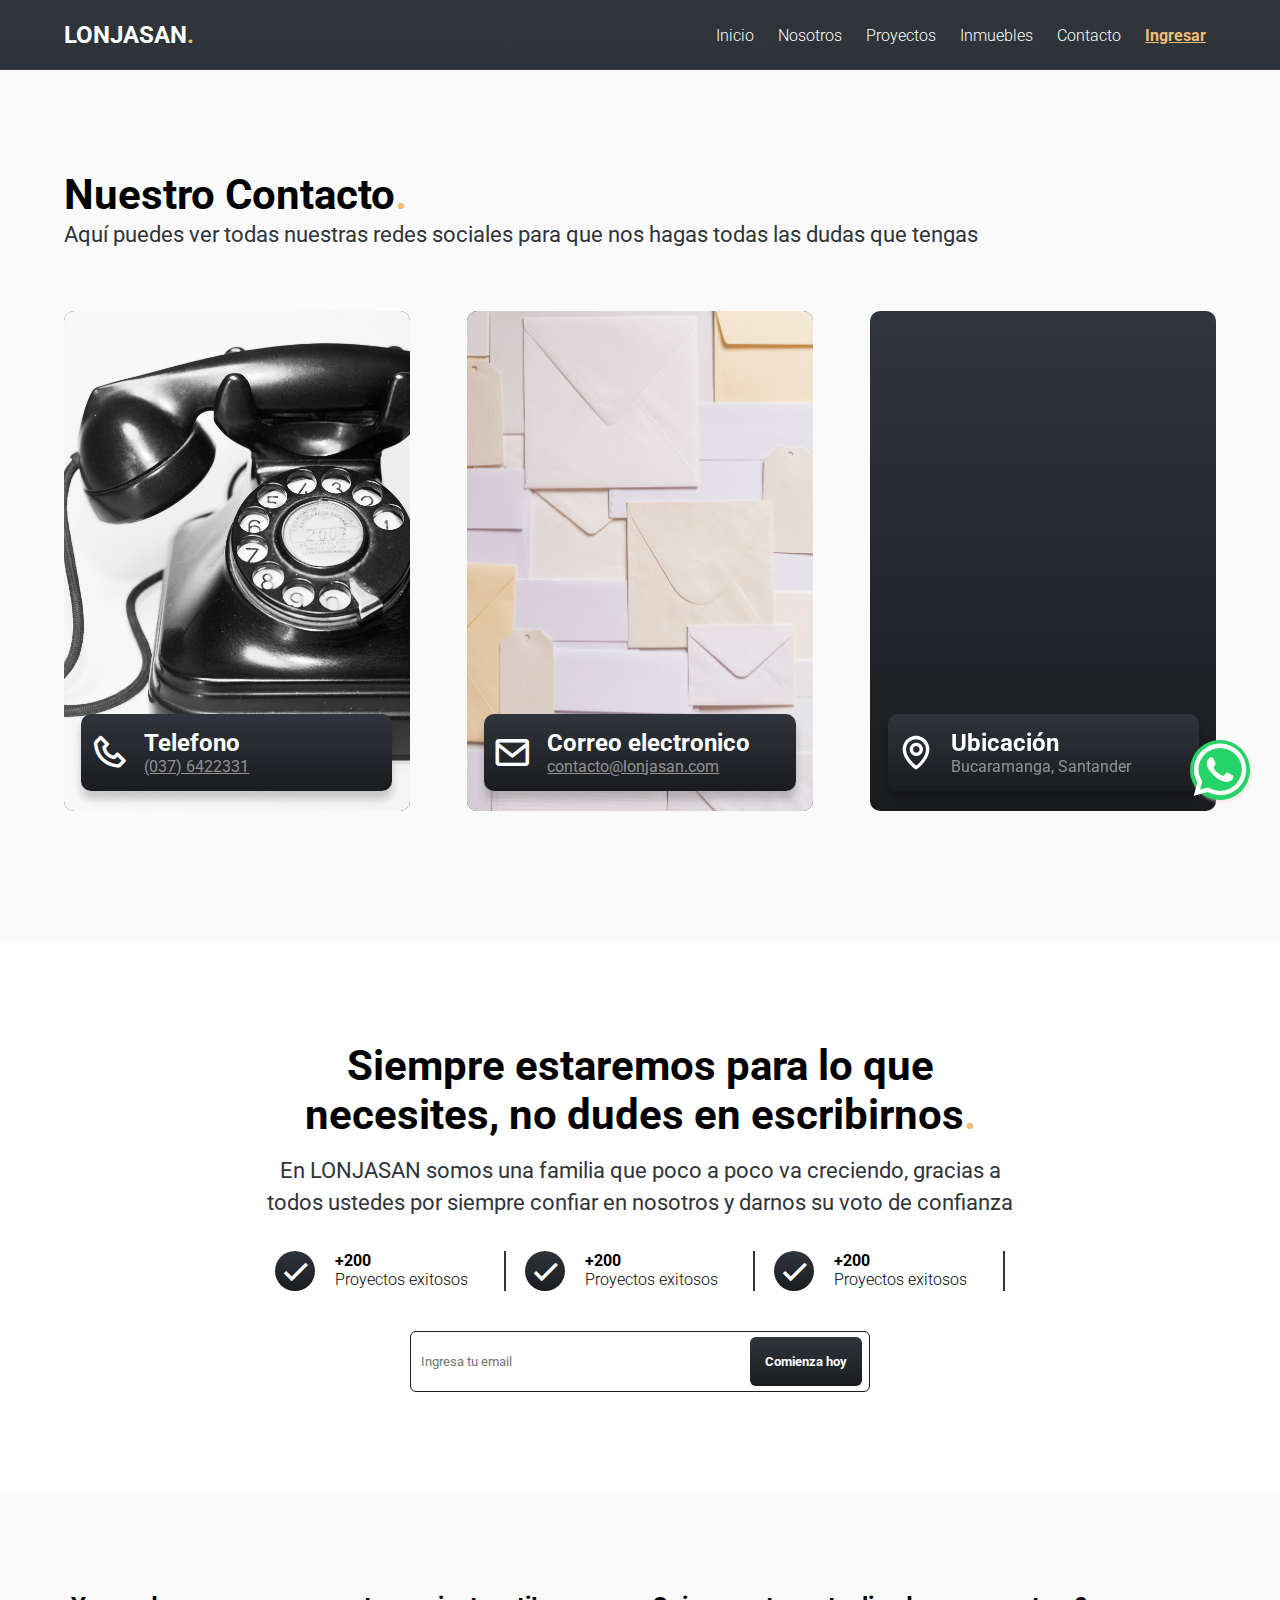
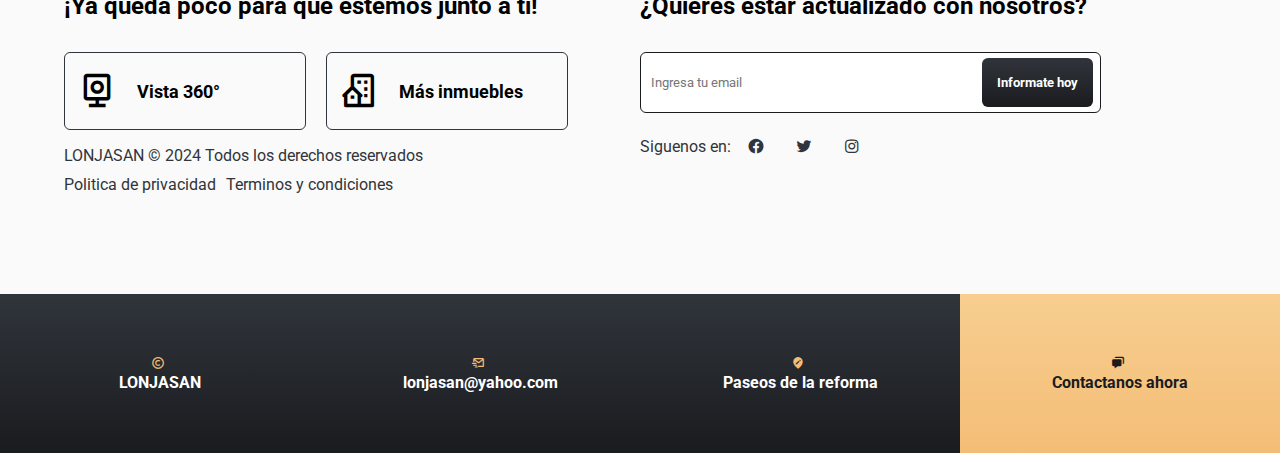
<file: Framework-FInal_V1.2/Pagina HTML CSS - copia/indexContacto.html>
<!DOCTYPE html>
<html lang="es">
<head>
    <meta charset="UTF-8">
    <meta name="viewport" content="width=device-width, initial-scale=1.0">
    <title>FrameWork - LONJASAN</title>
    <link rel="stylesheet" href="css/styles.css">
    <link rel="icon" type="imagen" href="img/logoLonjasan.svg">
    <link href='https://cdn.jsdelivr.net/npm/boxicons@2.0.5/css/boxicons.min.css' rel='stylesheet'>
    <link rel="stylesheet" href="https://cdnjs.cloudflare.com/ajax/libs/font-awesome/6.6.0/css/all.min.css">
</head>
<body>
    <a href="https://wa.link/ynckh4" target="_blank" class="float">
        <i class="fa-brands fa-whatsapp"></i>
    </a>
    <header class="hero1">
        <nav class="nav__hero">
            <div class="container nav__container">
                <div class="logo">
                    <h2 class="logo__name">LONJASAN<span class="point">.</span></h2>
                </div>
                <div class="links">
                    <a href="index.html" class="link">Inicio</a>
                    <a href="indexNosotros.html" class="link">Nosotros</a>
                    <a href="indexProyectos.html" class="link">Proyectos</a>
                    <a href="indexInmuebles.html" class="link">Inmuebles</a>
                    <a href="indexContacto.html" class="link">Contacto</a>
                    <a href="indexLogin_.html" class="link--active">Ingresar</a>
                </div>
            </div>
        </nav>
        <section class="testimony">
            <div class="container">
                <h2 class="subtitle">Nuestro Contacto<span class="point">.</span></h2>
                <p class="copy__section">Aquí puedes ver todas nuestras redes sociales para que nos hagas todas las dudas que tengas</p>
                <div class="testimony-container">
                    <div class="testimony__card">
                        <img src="img/Telefono.jpg" class="testimony__img">
                        <div class="testimony__copy">
                            <i class='bx bx-phone testimony__logo'></i>
                            <div class="testimony__info">
                                <h3 class="testimony__name">Telefono</h3>
                                <a href="#" class="testimony__position">(037) 6422331</a>
                            </div>
                        </div>
                    </div>
                    <div class="testimony__card">
                        <img src="img/Correo.jpg" class="testimony__img">
                        <div class="testimony__copy">
                            <i class='bx bx-envelope testimony__logo'></i>
                            <div class="testimony__info">
                                <h3 class="testimony__name">Correo electronico</h3>
                                <a href="#" class="testimony__position">contacto@lonjasan.com</a>
                            </div>
                        </div>
                    </div>
                    <div class="testimony__card">
                        <iframe src="https://www.google.com/maps/embed?pb=!1m18!1m12!1m3!1d247.44103172623355!2d-73.12341642699545!3d7.119450329220339!2m3!1f0!2f0!3f0!3m2!1i1024!2i768!4f13.1!3m3!1m2!1s0x8e683fd78bd6b597%3A0x3770ac422f8f82ba!2sSede%20UIS%20-%20Bucarica%2C%20Cra.%2019%20%2335-02%2C%20Centro%2C%20Bucaramanga%2C%20Santander!5e0!3m2!1sen!2sco!4v1728429228704!5m2!1sen!2sco" 
                        width="400" height="500" style="border:0;" allowfullscreen="" loading="lazy" referrerpolicy="no-referrer-when-downgrade"></iframe>
                        <div class="testimony__copy">
                            <i class='bx bx-map testimony__logo'></i>
                            <div class="testimony__info">
                                <h3 class="testimony__name">Ubicación</h3>
                                <p class="testimony__position">Bucaramanga, Santander</p>
                            </div>
                        </div>
                    </div>
                </div>
            </div>
        </section>
    </header>
    <main>
        <section class="email container container--modifier">
            <h2 class="subtitle subtitle--modifier">Siempre estaremos para lo que necesites, no dudes en escribirnos<span class="point">.</span></h2>
            <p class="copy__section copy__section--modifier">En LONJASAN somos una familia que poco a poco va creciendo, gracias a todos ustedes por siempre confiar en nosotros y darnos su voto de confianza </p>
            <div class="check">
                <div class="check__item">
                    <i class='bx bx-check' ></i>
                    <div class="check__numbers">
                        <p class="check__number">+200</p>
                        <p class="check__copy">Proyectos exitosos</p>
                    </div>
                </div>
                <div class="check__item">
                    <i class='bx bx-check' ></i>
                    <div class="check__numbers">
                        <p class="check__number">+200</p>
                        <p class="check__copy">Proyectos exitosos</p>
                    </div>
                </div>
                <div class="check__item">
                    <i class='bx bx-check' ></i>
                    <div class="check__numbers">
                        <p class="check__number">+200</p>
                        <p class="check__copy">Proyectos exitosos</p>
                    </div>
                </div>
            </div>
            <form class="newsletter">
                <input type="text" class="newsletter__input" placeholder="Ingresa tu email">
                <input type="submit" class="newsletter__submit" value="Comienza hoy">
            </form>
        </section>
    </main>

    <footer class="footer">
        <div class="container footer__caption">
            <section class="download">
                <h3 class="title__footer">¡Ya queda poco para que estemos junto a ti!</h3>
                <div class="download__app">
                    <div class="download__item">
                        <i class='bx bx-camera-home download__logo'></i>
                        <h4 class="download__title">Vista 360°</h4>
                    </div>
                    <div class="download__item">
                        <i class='bx bx-building-house download__logo'></i>
                        <h4 class="download__title">Más inmuebles</h4>
                    </div>
                </div>
                <div class="footer__copy">
                    <p class="copyright">LONJASAN &copy; 2024 Todos los derechos reservados</p>
    
                    <a href="#" class="politica__privacidad politica__privacidad--margin">Politica de privacidad</a>
                    <a href="#" class="politica__privacidad ">Terminos y condiciones</a>
                </div>
            </section>
            <section class="get-email">
                <h3 class="title__footer">¿Quieres estar actualizado con nosotros?</h3>
                <form  action="https://formsubmit.co/adiaz391@unab.edu.co" method="POST" class="newsletter newsletter--modifier">
                    <input type="text" class="newsletter__input" name="email" placeholder="Ingresa tu email">
                    <input type="submit" class="newsletter__submit" value="Informate hoy">
                    <input type="hidden" name="_captcha" value="false">
                </form>
                <div class="socialmedia">
                    <p class="socialmedia__legend">Siguenos en:</p>
                    <i class='socialmedia__icon bx bxl-facebook-circle'></i>
                    <i class='socialmedia__icon bx bxl-twitter'></i>
                    <i class='socialmedia__icon bx bxl-instagram'></i> 
                </div>
            </section>
        </div>

        <div class="contact">
            <div class="item__contact">
                <i class='bx bx-copyright contact__icon' ></i>
                <h3 class="contact__title">LONJASAN</h3>
            </div>
            <div class="item__contact">
                <i class='bx bx-mail-send contact__icon' ></i>
                <h3 class="contact__title">lonjasan@yahoo.com</h3>
            </div>
            <div class="item__contact">
                <i class='bx bxs-edit-location contact__icon' ></i>
                <h3 class="contact__title">Paseos de la reforma</h3>
            </div>
            <div class="item__contact item__contact--gold">
                <i class='bx bxs-chat contact__icon contact__icon--modifier' ></i>
                <h3 class="contact__title">Contactanos ahora</h3>
            </div>
        </div>
    </footer>
    <script src="js/inspect.js"></script>
    <script async type="text/javascript"
        src="https://userlike-cdn-widgets.s3-eu-west-1.amazonaws.com/f0963aac519b448ab9ba2ea76ff05b4895ed689f8a714d19adb4333c7a37160c.js"></script>
</body>
</html>
</file>
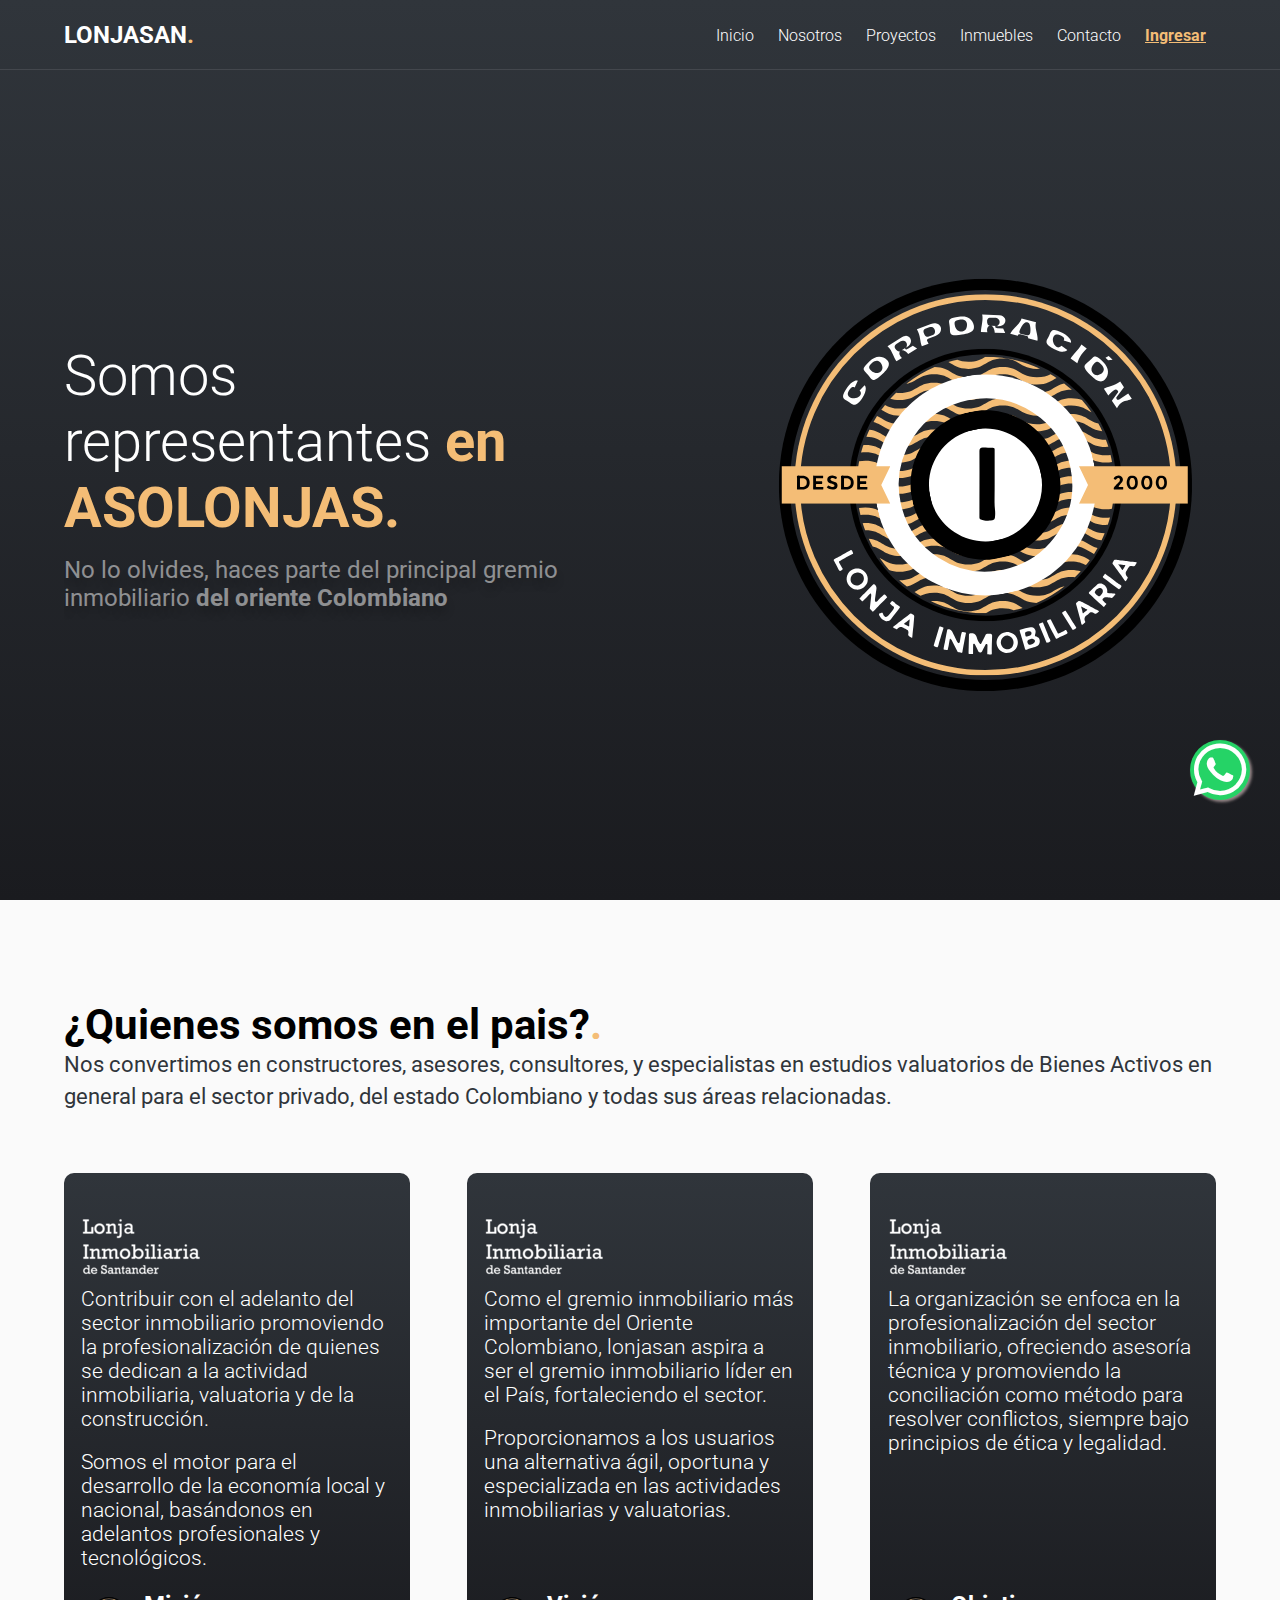
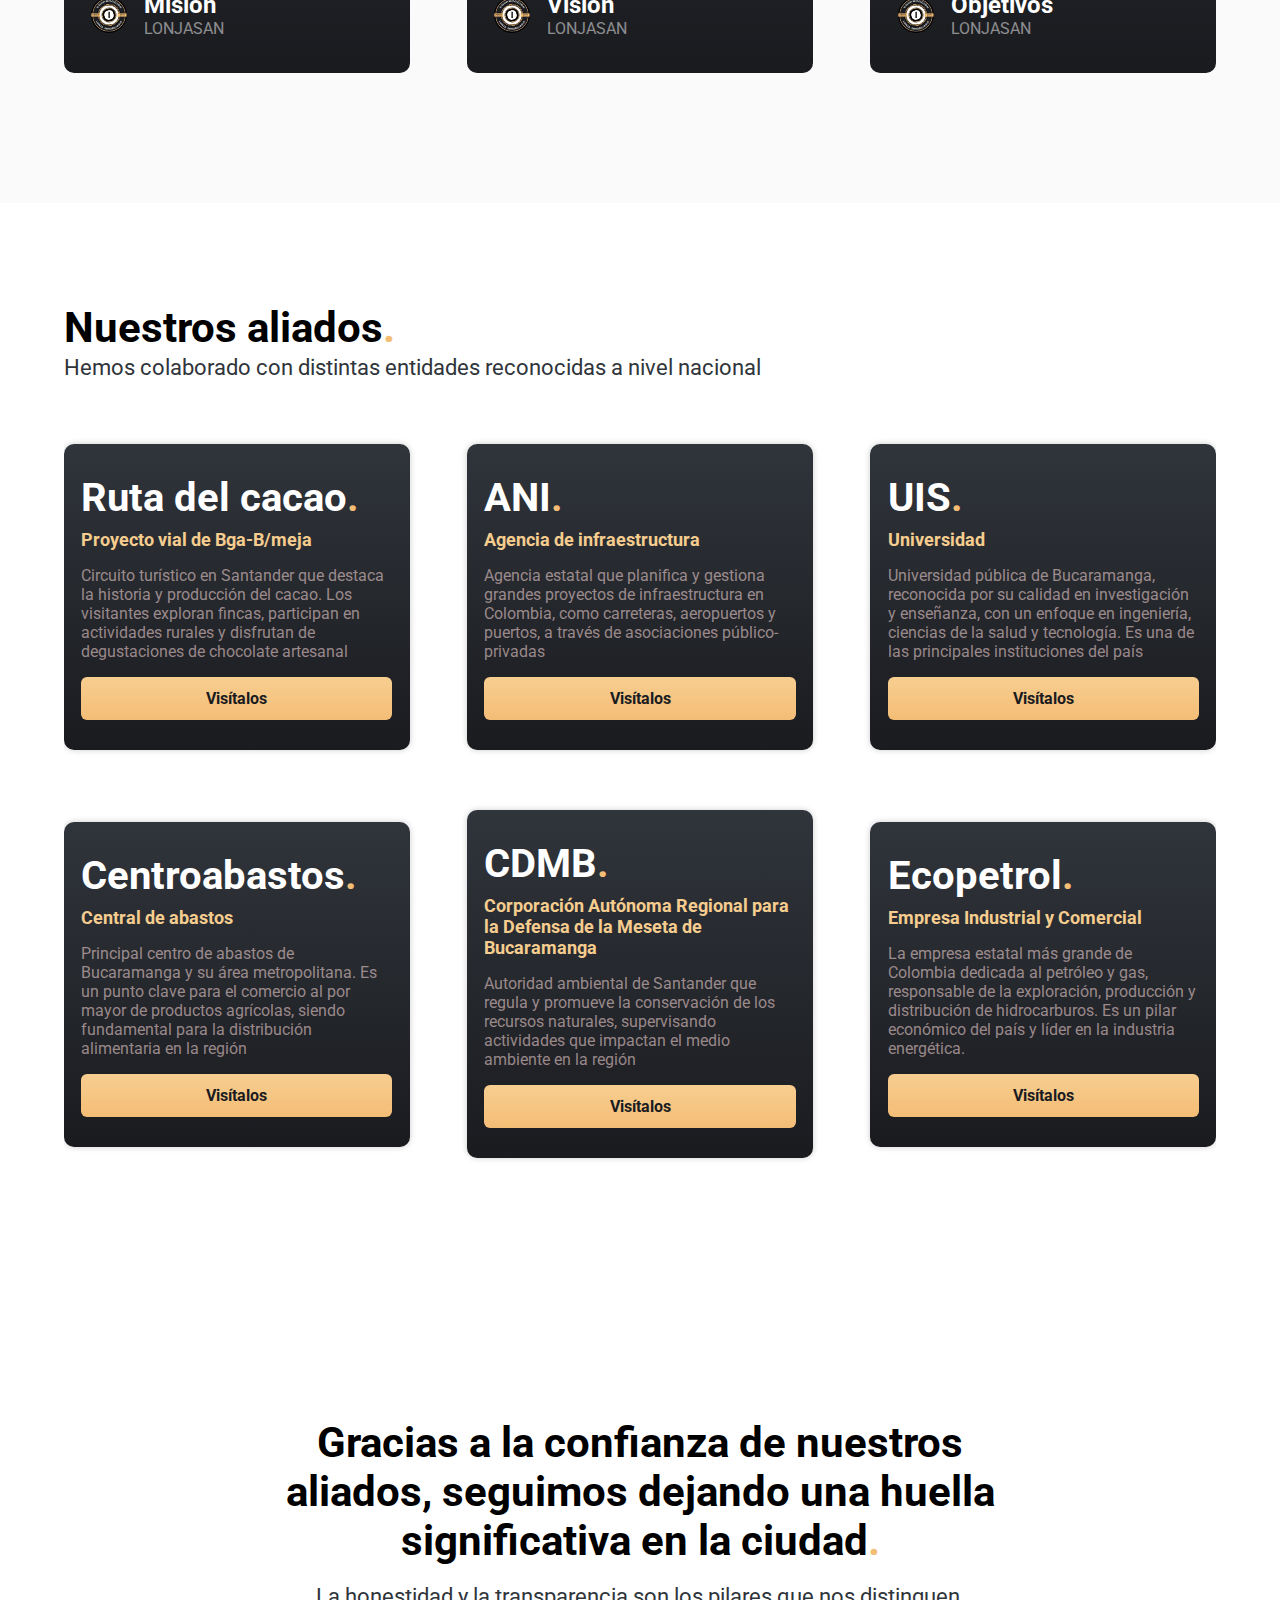
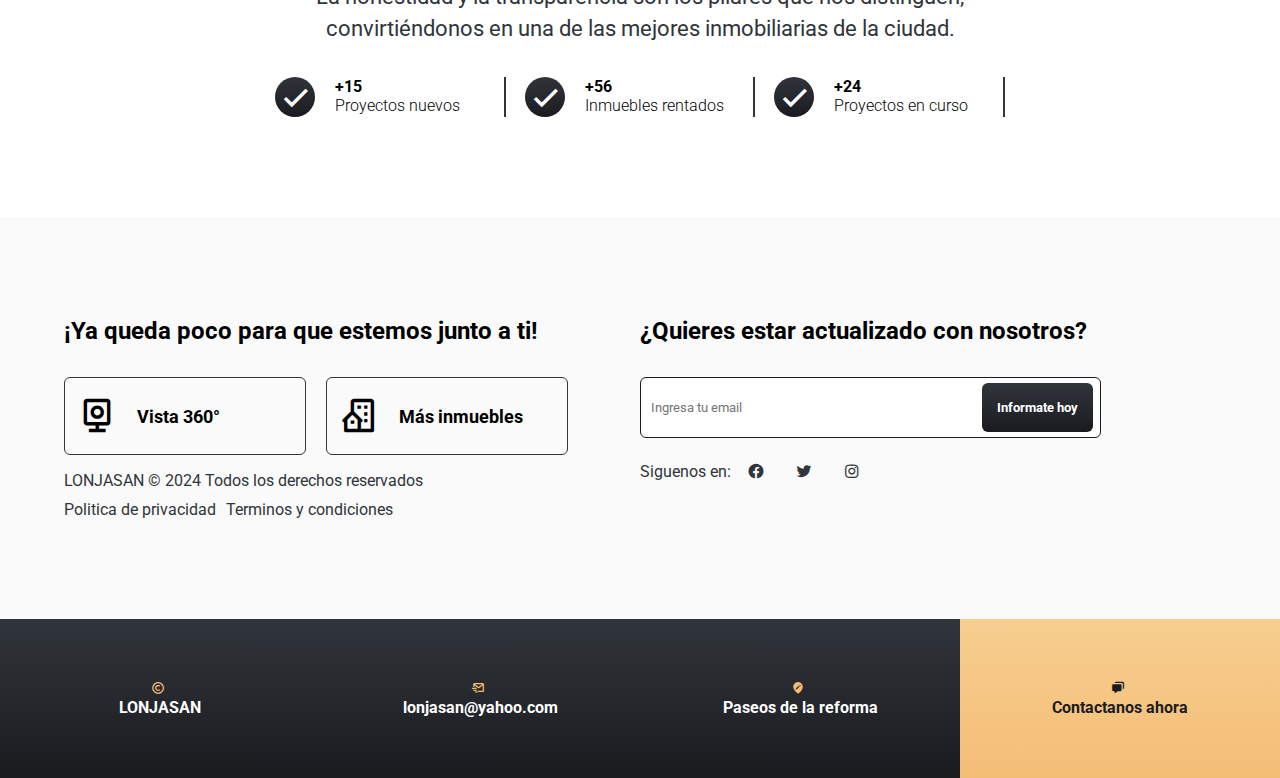
<file: Framework-FInal_V1.2/Pagina HTML CSS - copia/indexNosotros.html>
<!DOCTYPE html>
<html lang="es">
<head>
    <meta charset="UTF-8">
    <meta name="viewport" content="width=device-width, initial-scale=1.0">
    <title>FrameWork - LONJASAN</title>
    <link rel="stylesheet" href="css/styles.css">
    <link rel="icon" type="imagen" href="img/logoLonjasan.svg">
    <link href='https://cdn.jsdelivr.net/npm/boxicons@2.0.5/css/boxicons.min.css' rel='stylesheet'>
    <link rel="stylesheet" href="https://cdnjs.cloudflare.com/ajax/libs/font-awesome/6.6.0/css/all.min.css">
</head>
<body>
    <a href="https://wa.link/ynckh4" target="_blank" class="float">
        <i class="fa-brands fa-whatsapp"></i>
    </a>
    <header class="hero">
        <nav class="nav__hero">
            <div class="container nav__container">
                <div class="logo">
                    <h2 class="logo__name">LONJASAN<span class="point">.</span></h2>
                </div>
                <div class="links">
                    <a href="index.html" class="link">Inicio</a>
                    <a href="indexNosotros.html" class="link">Nosotros</a>
                    <a href="indexProyectos.html" class="link">Proyectos</a>
                    <a href="indexInmuebles.html" class="link">Inmuebles</a>
                    <a href="indexContacto.html" class="link">Contacto</a>
                    <a href="indexLogin_.html" class="link--active">Ingresar</a>
                </div>
            </div>
        </nav>

        <section class="container hero__main">  
            <div class="hero__textos">
                <h1 class="title">Somos representantes <span class="title--active">en ASOLONJAS.</span></h1> 
                <p class="copy">No lo olvides, haces parte del principal gremio inmobiliario<span class="copy__active"> del oriente Colombiano</span></p>
            </div>
            <img src="img/logoLonjasan.svg" class="mockup">
        </section>
    </header>

    <main>
        <section class="testimony">
            <div class="container">
                <h2 class="subtitle">¿Quienes somos en el pais?<span class="point">.</span></h2>
                <p class="copy__section">Nos convertimos en constructores, asesores, consultores, y especialistas en estudios valuatorios de Bienes Activos en general para el sector privado, del estado Colombiano y todas sus áreas relacionadas.</p>
                <div class="testimony-container">
                    <div class="testimony__card">
                        <div class="testimony__text">
                            <img src="img/lonjasann.png" class="google__logo">
                            <p class="testimony__history">Contribuir con el adelanto del sector inmobiliario promoviendo la profesionalización de quienes se dedican a la actividad inmobiliaria, valuatoria y de la construcción.</p>
                            <br>
                            <p class="testimony__history">Somos el motor para el desarrollo de la economía local y nacional, basándonos en adelantos profesionales y tecnológicos.</p>
                            <div class="testimony__copy testimony__copy--modifier">
                                <img src="img/logoLonjasan.svg" class="testimony__logo logo--picture">
                                <div class="testimony__info">
                                    <h3 class="testimony__name">Misión</h3>
                                    <p class="testimony__position">LONJASAN</p>
                                </div>
                            </div>
                        </div>
                    </div>
                    <div class="testimony__card">
                        <div class="testimony__text">
                            <img src="img/lonjasann.png" class="google__logo">
                            <p class="testimony__history">Como el gremio inmobiliario más importante del Oriente Colombiano, lonjasan aspira a ser el gremio inmobiliario líder en el País, fortaleciendo el sector.</p>
                            <br>
                            <p class="testimony__history">Proporcionamos a los usuarios una alternativa ágil, oportuna y especializada en las actividades inmobiliarias y valuatorias.</p>
                            <div class="testimony__copy testimony__copy--modifier">
                                <img src="img/logoLonjasan.svg" class="testimony__logo logo--picture">
                                <div class="testimony__info">
                                    <h3 class="testimony__name">Visión</h3>
                                    <p class="testimony__position">LONJASAN</p>
                                </div>
                            </div>
                        </div>
                    </div>
                    <div class="testimony__card">
                        <div class="testimony__text">
                            <img src="img/lonjasann.png" class="google__logo">
                            <p class="testimony__history">La organización se enfoca en la profesionalización del sector inmobiliario, ofreciendo asesoría técnica y 
                                promoviendo la conciliación como método para resolver conflictos, siempre bajo principios de ética y legalidad.</p>
                            <div class="testimony__copy testimony__copy--modifier">
                                <img src="img/logoLonjasan.svg" class="testimony__logo logo--picture">
                                <div class="testimony__info">
                                    <h3 class="testimony__name">Objetivos</h3>
                                    <p class="testimony__position">LONJASAN</p>
                                </div>
                            </div>
                        </div>
                    </div>
                    
                </div>
            </div>
        </section>
        <section class="projects container">
            <h2 class="subtitle">Nuestros aliados<span class="point">.</span></h2>
            <p class="copy__section">Hemos colaborado con distintas entidades reconocidas a nivel nacional</p>
            <article class="container-bg">
                <div class="card">
                    <div class="cards__text">
                        <h3 class="card__title">Ruta del cacao<span class="point">.</span></h3>
                        <p class="card__date">Proyecto vial de Bga-B/meja</p>
                        <p class="card__copy">Circuito turístico en Santander que destaca la historia y producción del cacao. Los visitantes exploran fincas, participan en actividades rurales y disfrutan de degustaciones de chocolate artesanal</p>
                        <a href="https://rutadelcacao.com.co/" class="card__button">Visítalos</a>
                    </div>
                </div>
                <div class="card">
                    <div class="cards__text">
                        <h3 class="card__title">ANI<span class="point">.</span></h3>
                        <p class="card__date">Agencia de infraestructura</p>
                        <p class="card__copy">Agencia estatal que planifica y gestiona grandes proyectos de infraestructura en Colombia, como carreteras, aeropuertos y puertos, a través de asociaciones público-privadas</p>
                        <a href="https://www.ani.gov.co/" class="card__button">Visítalos</a>
                    </div>
                </div>
                <div class="card">
                    <div class="cards__text">
                        <h3 class="card__title">UIS<span class="point">.</span></h3>
                        <p class="card__date">Universidad</p>
                        <p class="card__copy">Universidad pública de Bucaramanga, reconocida por su calidad en investigación y enseñanza, con un enfoque en ingeniería, ciencias de la salud y tecnología. Es una de las principales instituciones del país</p>
                        <a href="https://uis.edu.co/es/" class="card__button">Visítalos</a>
                    </div>
                </div>
                <div class="card">
                    <div class="cards__text">
                        <h3 class="card__title">Centroabastos<span class="point">.</span></h3>
                        <p class="card__date">Central de abastos</p>
                        <p class="card__copy">Principal centro de abastos de Bucaramanga y su área metropolitana. Es un punto clave para el comercio al por mayor de productos agrícolas, siendo fundamental para la distribución alimentaria en la región</p>
                        <a href="https://centroabastos.com/" class="card__button">Visítalos</a>
                    </div>
                </div>
                <div class="card">
                    <div class="cards__text">
                        <h3 class="card__title">CDMB<span class="point">.</span></h3>
                        <p class="card__date">Corporación Autónoma Regional para la Defensa de la Meseta de Bucaramanga</p>
                        <p class="card__copy">Autoridad ambiental de Santander que regula y promueve la conservación de los recursos naturales, supervisando actividades que impactan el medio ambiente en la región</p>
                        <a href="https://www.cdmb.gov.co/" class="card__button">Visítalos</a>
                    </div>
                </div>
                <div class="card">
                    <div class="cards__text">
                        <h3 class="card__title">Ecopetrol<span class="point">.</span></h3>
                        <p class="card__date">Empresa Industrial y Comercial</p>
                        <p class="card__copy">La empresa estatal más grande de Colombia dedicada al petróleo y gas, responsable de la exploración, producción y distribución de hidrocarburos. Es un pilar económico del país y líder en la industria energética.</p>
                        <a href="https://www.ecopetrol.com.co/wps/portal/" class="card__button">Visítalos</a>
                    </div>
                </div>
            </article>
        </section>

        <section class="email container container--modifier">
            <h2 class="subtitle subtitle--modifier">Gracias a la confianza de nuestros aliados, seguimos dejando una huella significativa en la ciudad<span class="point">.</span></h2>

            <p class="copy__section copy__section--modifier">La honestidad y la transparencia son los pilares que nos distinguen, convirtiéndonos en una de las mejores inmobiliarias de la ciudad.</p>

            <div class="check">
                <div class="check__item">
                    <i class='bx bx-check' ></i>
                    <div class="check__numbers">
                        <p class="check__number">+15</p>
                        <p class="check__copy">Proyectos nuevos</p>
                    </div>
                </div>
                <div class="check__item">
                    <i class='bx bx-check' ></i>
                    <div class="check__numbers">
                        <p class="check__number">+56</p>
                        <p class="check__copy">Inmuebles rentados</p>
                    </div>
                </div>
                <div class="check__item">
                    <i class='bx bx-check' ></i>
                    <div class="check__numbers">
                        <p class="check__number">+24</p>
                        <p class="check__copy">Proyectos en curso</p>
                    </div>
                </div>
            </div>
        </section>
    </main>

    <footer class="footer">
        <div class="container footer__caption">
            <section class="download">
                <h3 class="title__footer">¡Ya queda poco para que estemos junto a ti!</h3>
                <div class="download__app">
                    <div class="download__item">
                        <i class='bx bx-camera-home download__logo'></i>
                        <h4 class="download__title">Vista 360°</h4>
                    </div>
                    <div class="download__item">
                        <i class='bx bx-building-house download__logo'></i>
                        <h4 class="download__title">Más inmuebles</h4>
                    </div>
                </div>
                <div class="footer__copy">
                    <p class="copyright">LONJASAN &copy; 2024 Todos los derechos reservados</p>
    
                    <a href="#" class="politica__privacidad politica__privacidad--margin">Politica de privacidad</a>
                    <a href="#" class="politica__privacidad ">Terminos y condiciones</a>
                </div>
            </section>
            <section class="get-email">
                <h3 class="title__footer">¿Quieres estar actualizado con nosotros?</h3>
                <form  action="https://formsubmit.co/adiaz391@unab.edu.co" method="POST" class="newsletter newsletter--modifier">
                    <input type="text" class="newsletter__input" name="email" placeholder="Ingresa tu email">
                    <input type="submit" class="newsletter__submit" value="Informate hoy">
                    <input type="hidden" name="_captcha" value="false">
                </form>
                <div class="socialmedia">
                    <p class="socialmedia__legend">Siguenos en:</p>
                    <i class='socialmedia__icon bx bxl-facebook-circle'></i>
                    <i class='socialmedia__icon bx bxl-twitter'></i>
                    <i class='socialmedia__icon bx bxl-instagram'></i>
                </div>
            </section>
        </div>

        <div class="contact">
            <div class="item__contact">
                <i class='bx bx-copyright contact__icon' ></i>
                <h3 class="contact__title">LONJASAN</h3>
            </div>
            <div class="item__contact">
                <i class='bx bx-mail-send contact__icon' ></i>
                <h3 class="contact__title">lonjasan@yahoo.com</h3>
            </div>
            <div class="item__contact">
                <i class='bx bxs-edit-location contact__icon' ></i>
                <h3 class="contact__title">Paseos de la reforma</h3>
            </div>
            <div class="item__contact item__contact--gold">
                <i class='bx bxs-chat contact__icon contact__icon--modifier' ></i>
                <h3 class="contact__title">Contactanos ahora</h3>
            </div>
        </div>
    </footer>
    <script src="js/inspect.js"></script>
    <script async type="text/javascript"
        src="https://userlike-cdn-widgets.s3-eu-west-1.amazonaws.com/f0963aac519b448ab9ba2ea76ff05b4895ed689f8a714d19adb4333c7a37160c.js"></script>
</body>
</html>
</file>
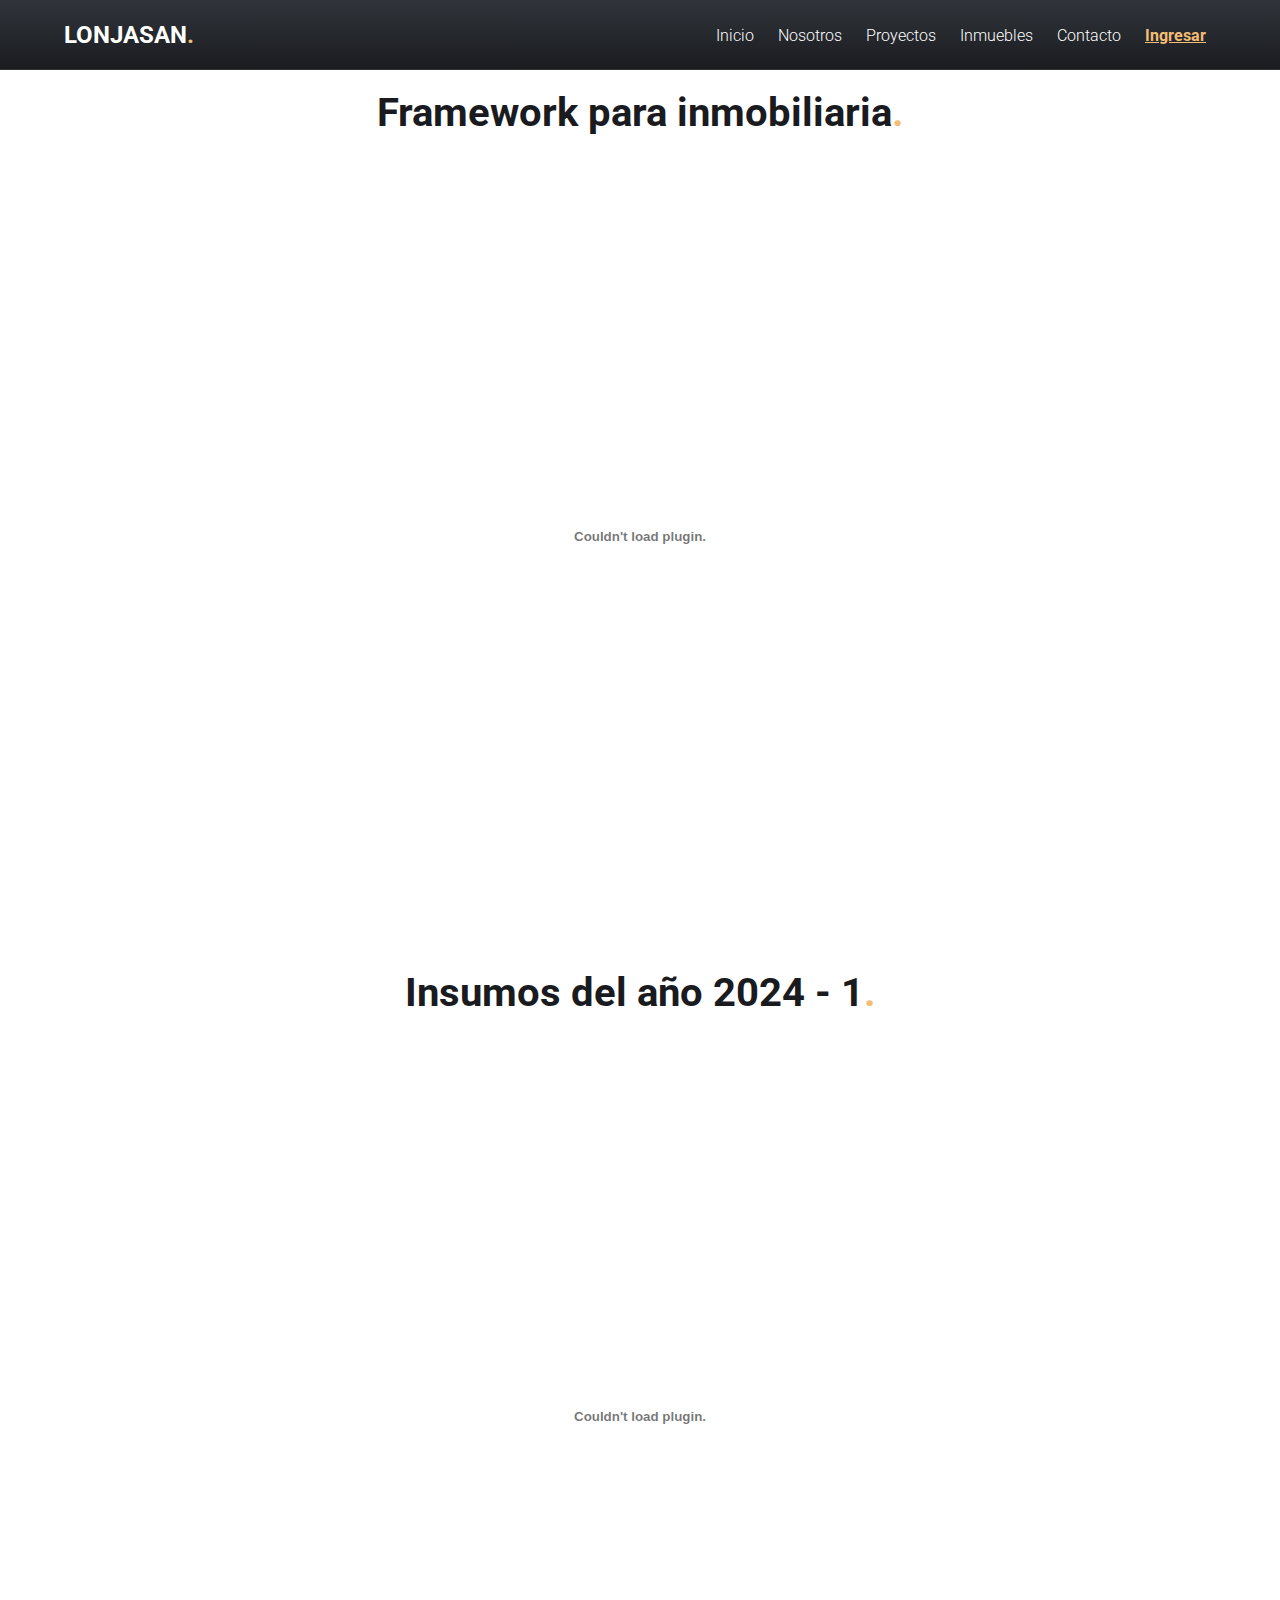
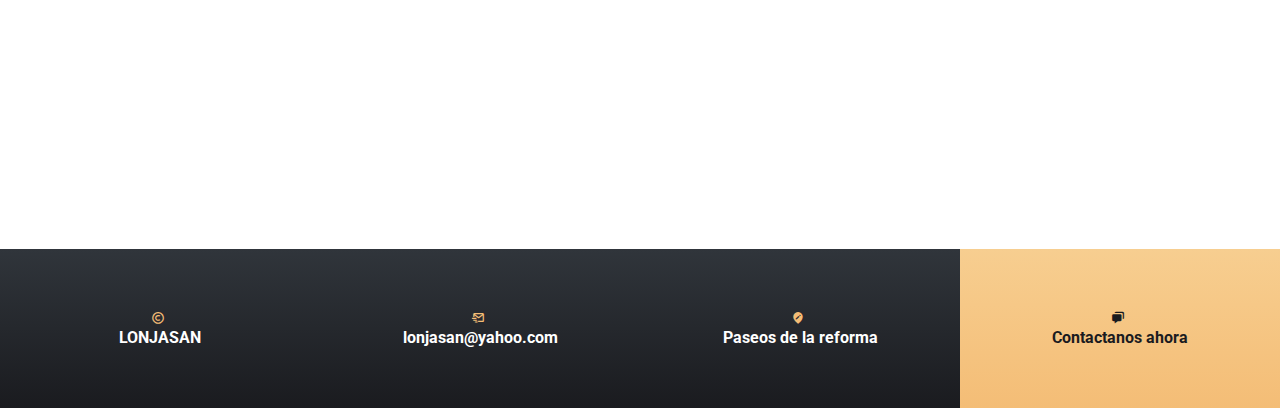
<file: Framework-FInal_V1.2/Pagina HTML CSS - copia/indexNoticias.html>
<!--A Design by W3layouts
Author: W3layout
Author URL: http://w3layouts.com
License: Creative Commons Attribution 3.0 Unported
License URL: http://creativecommons.org/licenses/by/3.0/
-->
<!DOCTYPE html>
<html lang="es">

<head>
    <meta charset="UTF-8">
    <meta name="viewport" content="width=device-width, initial-scale=1.0">
    <title>FrameWork - LONJASAN</title>
    <link rel="stylesheet" href="css/styles.css">
    <link rel="icon" type="imagen" href="img/lonjasan-Logo.png">
    <link href='https://cdn.jsdelivr.net/npm/boxicons@2.0.5/css/boxicons.min.css' rel='stylesheet'>
</head>

<body>
    <header class="hero1">
        <nav class="nav__hero">
            <div class="container nav__container">
                <div class="logo">
                    <h2 class="logo__name">LONJASAN<span class="point">.</span></h2>
                </div>
                <div class="links">
                    <a href="index.html" class="link">Inicio</a>
                    <a href="indexNosotros.html" class="link">Nosotros</a>
                    <a href="indexProyectos.html" class="link">Proyectos</a>
                    <a href="indexInmuebles.html" class="link">Inmuebles</a>
                    <a href="indexContacto.html" class="link">Contacto</a>
                    <a href="indexLogin_.html" class="link--active">Ingresar</a>
                </div>
            </div>
        </nav>
    </header>
    <br>
    <div class="title__pdf">
        <h2 class="subtitle1">Framework para inmobiliaria<span class="point">.</span></h2>
        <div class="cont__pdf">
            <object class="pdf" data="./pdf/Framework-Lonjasan.pdf"></object>
        </div>
    </div>
    <br>
    <div class="title__pdf">
        <h2 class="subtitle1">Insumos del año 2024 - 1<span class="point">.</span></h2>
        <div class="cont__pdf">
            <object class="pdf" data="./pdf/Insumos_2024APUS1.pdf"></object>
        </div>
    </div>
    <br>
    <footer class="footer">
        <div class="contact">
            <div class="item__contact">
                <i class='bx bx-copyright contact__icon'></i>
                <h3 class="contact__title">LONJASAN</h3>
            </div>
            <div class="item__contact">
                <i class='bx bx-mail-send contact__icon'></i>
                <h3 class="contact__title">lonjasan@yahoo.com</h3>
            </div>
            <div class="item__contact">
                <i class='bx bxs-edit-location contact__icon'></i>
                <h3 class="contact__title">Paseos de la reforma</h3>
            </div>
            <div class="item__contact item__contact--gold">
                <i class='bx bxs-chat contact__icon contact__icon--modifier'></i>
                <h3 class="contact__title">Contactanos ahora</h3>
            </div>
        </div>
    </footer>
    <script src="js/inspect.js"></script>
</body>
</html>
</file>
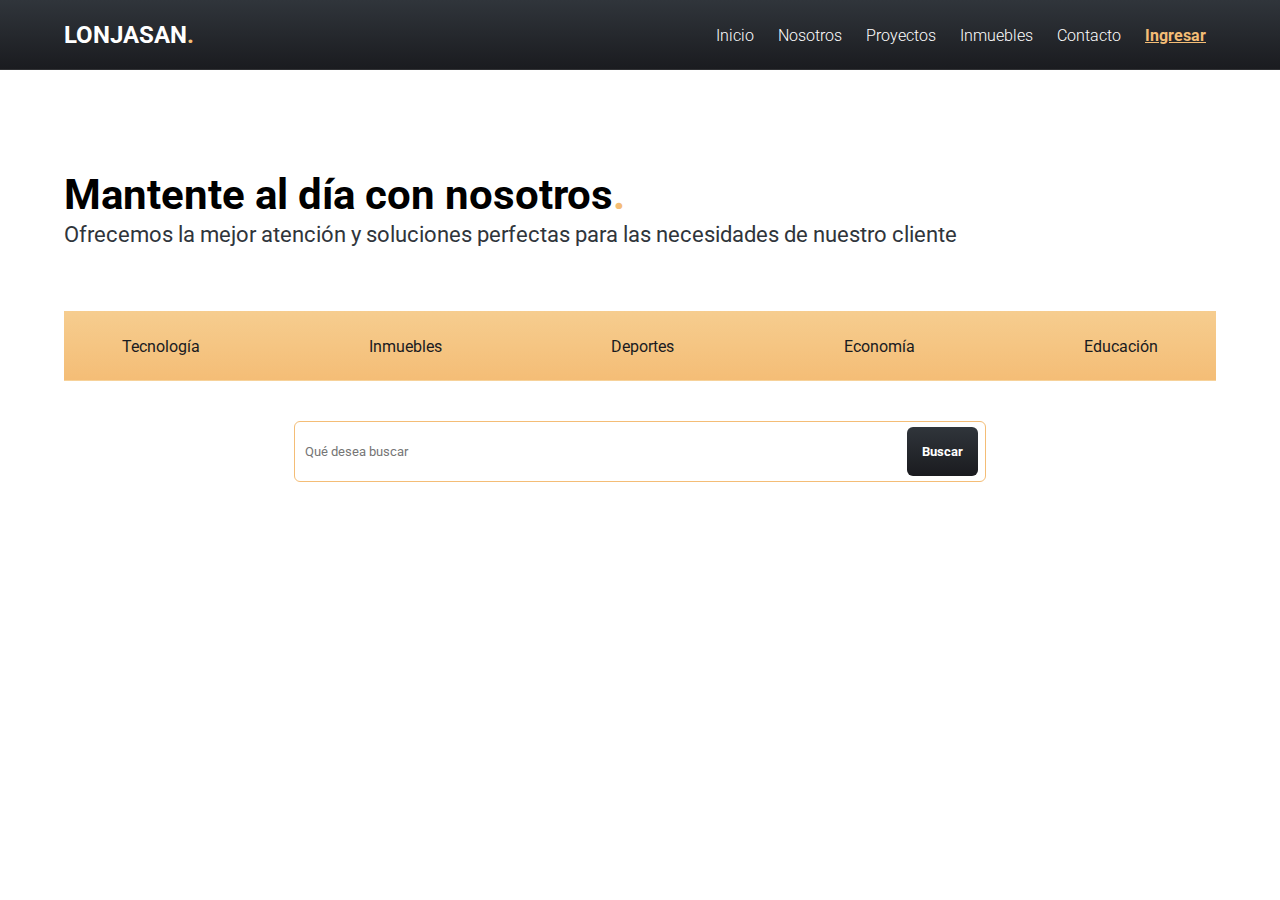
<file: Framework-FInal_V1.2/Pagina HTML CSS - copia/indexNuevaInformacion.html>
<!DOCTYPE html>
<html lang="es">
<head>
    <meta charset="UTF-8">
    <meta name="viewport" content="width=device-width, initial-scale=1.0">
    <title>FrameWork - LONJASAN</title>
    <link rel="stylesheet" href="css/styles.css">
    <link rel="icon" type="imagen" href="img/lonjasan-Logo.png">
    <link href='https://cdn.jsdelivr.net/npm/boxicons@2.0.5/css/boxicons.min.css' rel='stylesheet'>
</head>
<body>
    <header class="hero1">
        <nav class="nav__hero">
            <div class="container nav__container">
                <div class="logo">
                    <h2 class="logo__name">LONJASAN<span class="point">.</span></h2>
                </div>
                <div class="links">
                    <a href="index.html" class="link">Inicio</a>
                    <a href="indexNosotros.html" class="link">Nosotros</a>
                    <a href="indexProyectos.html" class="link">Proyectos</a>
                    <a href="indexInmuebles.html" class="link">Inmuebles</a>
                    <a href="indexContacto.html" class="link">Contacto</a>
                    <a href="indexLogin_.html" class="link--active">Ingresar</a>
                </div>
            </div>
        </nav>
    </header>
    <main>
        <section class="noticias">
            <div class="container">
                <h2 class="subtitle">Mantente al día con nosotros<span class="point">.</span></h2>
                <p class="copy__section">Ofrecemos la mejor atención y soluciones perfectas para las necesidades de nuestro cliente</p>
                    <nav class="nav__hero2">
                        <div class="container nav__container1">
                            <p class="idea" onclick="buscar('tecnología')">Tecnología</p>
                            <p class="link--active1" onclick="buscar('inmuebles')">Inmuebles</p>
                            <p class="idea" onclick="buscar('deportes')">Deportes</p>
                            <p class="idea" onclick="buscar('economía')">Economía</p>
                            <p class="idea" onclick="buscar('educación')">Educación</p>
                        </div>
                    </nav>
                    <div class="busqueda">
                        <form class="newsletter">
                            <input type="text" class="search__input" placeholder="Qué desea buscar" id="busqueda">
                            <button class="search__submit" onclick="buscarTema()">Buscar</button>
                        </form>
                    </div>
                    <br>
                    <br>
                    <br>
                <div class="card-news"></div>
            </div>
        </section>
    </main>
    <script src="./js/news.js"></script>
    <script src="js/inspect.js"></script>
</body>
</html>
</file>
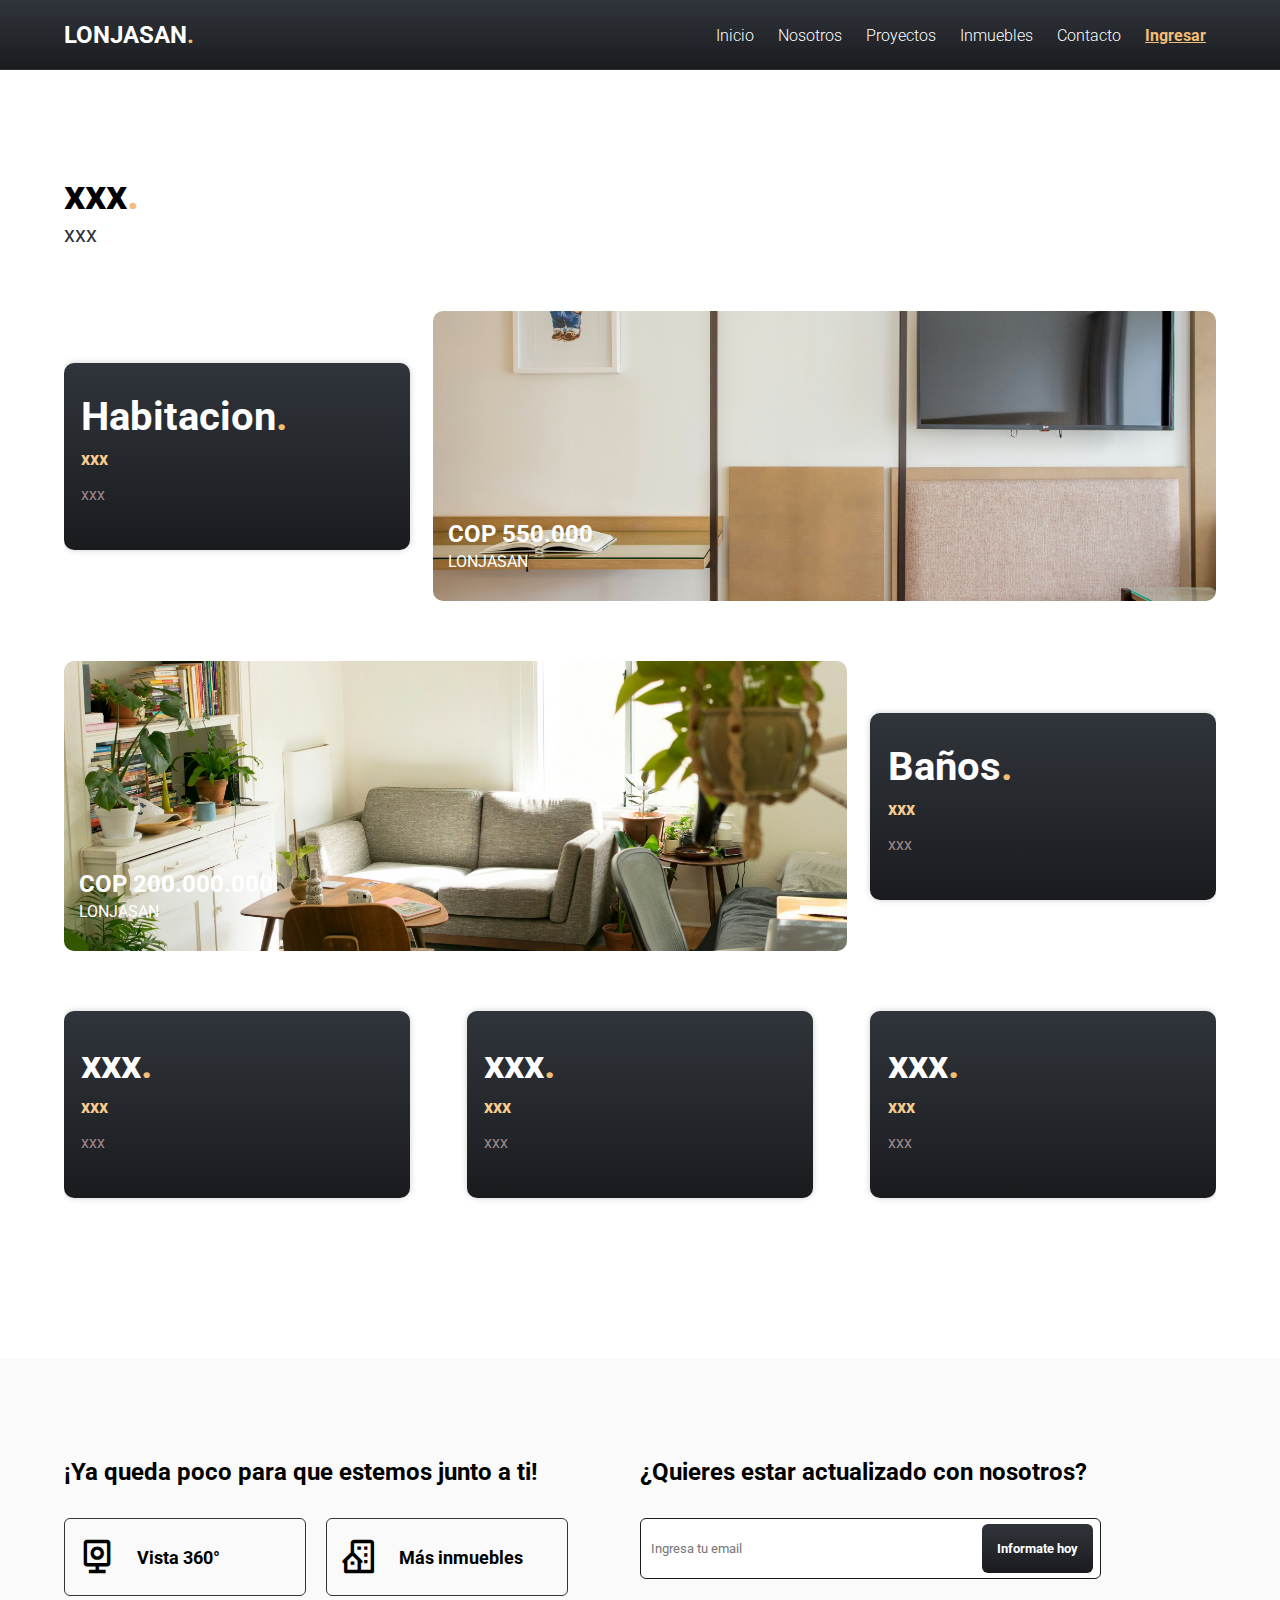
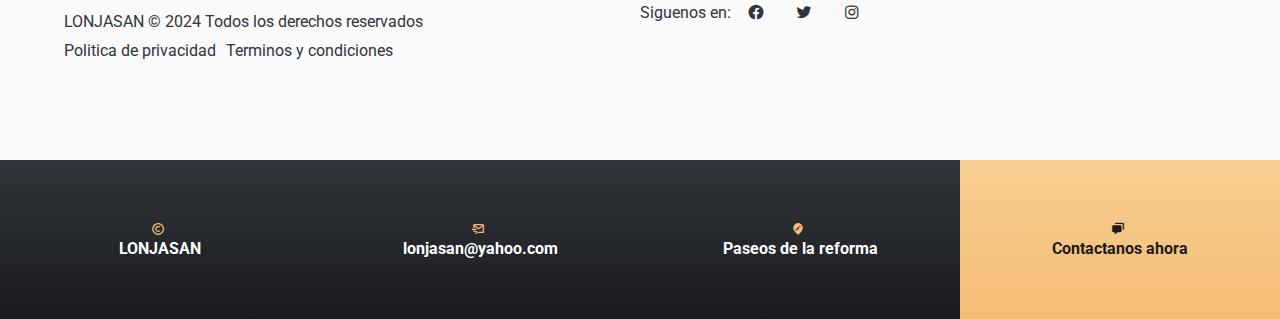
<file: Framework-FInal_V1.2/Pagina HTML CSS - copia/indexProyectosMas.html>
<!DOCTYPE html>
<html lang="es">
<head>
    <meta charset="UTF-8">
    <meta name="viewport" content="width=device-width, initial-scale=1.0">
    <title>FrameWork - LONJASAN</title>
    <link rel="stylesheet" href="css/styles.css">
    <link rel="icon" type="imagen" href="img/lonjasan-Logo.png">
    <link href='https://cdn.jsdelivr.net/npm/boxicons@2.0.5/css/boxicons.min.css' rel='stylesheet'>
</head>
<body>
    <header class="hero1">
        <nav class="nav__hero1">
            <div class="container nav__container">
                <div class="logo">
                    <h2 class="logo__name">LONJASAN<span class="point">.</span></h2>
                </div>
                <div class="links">
                    <a href="index.html" class="link">Inicio</a>
                    <a href="indexNosotros.html" class="link">Nosotros</a>
                    <a href="indexProyectos.html" class="link">Proyectos</a>
                    <a href="indexInmuebles.html" class="link">Inmuebles</a>
                    <a href="indexContacto.html" class="link">Contacto</a>
                    <a href="indexLogin_.html" class="link--active">Ingresar</a>
                </div>
            </div>
        </nav>
    </header>

    <main>
        <section class="projects container">
            <h2 class="subtitle">xxx<span class="point">.</span></h2>
            <p class="copy__section">xxx</p>
            <article class="container-bg">
                <div class="card">
                    <div class="cards__text">
                        <h3 class="card__title">Habitacion<span class="point">.</span></h3>
                        <p class="card__date">xxx</p>
                        <p class="card__copy">xxx</p>
                    </div>
                </div>
                <div class="background">
                    <img src="img/apartaestudio.jpg" class="background__img">
                    <div class="background__text">
                        <h3 class="background__title">COP 550.000</h3>
                        <p class="background__copy">LONJASAN</p>
                    </div>
                </div>
                <div class="background">
                    <img src="img/apartamento.jpg" class="background__img">
                    <div class="background__text">
                        <h3 class="background__title">COP 200.000.000</h3>
                        <p class="background__copy">LONJASAN</p>
                    </div>
                </div>
                <div class="card">
                    <div class="cards__text">
                        <h3 class="card__title">Baños<span class="point">.</span></h3>
                        <p class="card__date">xxx</p>
                        <p class="card__copy">xxx</p>
                    </div>
                </div>
                <div class="card">
                    <div class="cards__text">
                        <h3 class="card__title">xxx<span class="point">.</span></h3>
                        <p class="card__date">xxx</p>
                        <p class="card__copy">xxx</p>
                    </div>
                </div>
                <div class="card">
                    <div class="cards__text">
                        <h3 class="card__title">xxx<span class="point">.</span></h3>
                        <p class="card__date">xxx</p>
                        <p class="card__copy">xxx</p>
                    </div>
                </div>
                <div class="card">
                    <div class="cards__text">
                        <h3 class="card__title">xxx<span class="point">.</span></h3>
                        <p class="card__date">xxx</p>
                        <p class="card__copy">xxx</p>
                    </div>
                </div>
            </article>
        </section>
    </main>

    <footer class="footer">
        <div class="container footer__caption">
            <section class="download">
                <h3 class="title__footer">¡Ya queda poco para que estemos junto a ti!</h3>
                <div class="download__app">
                    <div class="download__item">
                        <i class='bx bx-camera-home download__logo'></i>
                        <h4 class="download__title">Vista 360°</h4>
                    </div>
                    <div class="download__item">
                        <i class='bx bx-building-house download__logo'></i>
                        <h4 class="download__title">Más inmuebles</h4>
                    </div>
                </div>
                <div class="footer__copy">
                    <p class="copyright">LONJASAN &copy; 2024 Todos los derechos reservados</p>
    
                    <a href="#" class="politica__privacidad politica__privacidad--margin">Politica de privacidad</a>
                    <a href="#" class="politica__privacidad ">Terminos y condiciones</a>
                </div>
            </section>
            <section class="get-email">
                <h3 class="title__footer">¿Quieres estar actualizado con nosotros?</h3>
                <form class="newsletter newsletter--modifier">
                    <input type="text" class="newsletter__input" placeholder="Ingresa tu email">
                    <input type="submit" class="newsletter__submit" value="Informate hoy">
                </form>
                <div class="socialmedia">
                    <p class="socialmedia__legend">Siguenos en:</p>
                    <i class='socialmedia__icon bx bxl-facebook-circle'></i>
                    <i class='socialmedia__icon bx bxl-twitter'></i>
                    <i class='socialmedia__icon bx bxl-instagram'></i> 
                </div>
            </section>
        </div>

        <div class="contact">
            <div class="item__contact">
                <i class='bx bx-copyright contact__icon' ></i>
                <h3 class="contact__title">LONJASAN</h3>
            </div>
            <div class="item__contact">
                <i class='bx bx-mail-send contact__icon' ></i>
                <h3 class="contact__title">lonjasan@yahoo.com</h3>
            </div>
            <div class="item__contact">
                <i class='bx bxs-edit-location contact__icon' ></i>
                <h3 class="contact__title">Paseos de la reforma</h3>
            </div>
            <div class="item__contact item__contact--gold">
                <i class='bx bxs-chat contact__icon contact__icon--modifier' ></i>
                <h3 class="contact__title">Contactanos ahora</h3>
            </div>
        </div>
    </footer>
    <script src="js/inspect.js"></script>
</body>
</html>
</file>
<file: Framework-FInal_V1.2/Pagina HTML CSS - copia/css/styles.css>
@import url('https://fonts.googleapis.com/css2?family=Roboto:wght@300;400;700&display=swap');

:root {
    --gold1: #F4BD76;
    --gold2: #F6CD8F;
    --gray: #ffffff80;
    --gray2: #f7d9d990;
    --black1: #1A1B1F;
    --black2: #30353B;
    --shadow: 0 8px 8px;
    --color_shadow: #00000033;
}

* {
    margin: 0;
    padding: 0;
    box-sizing: border-box;
}

body {
    font-family: 'Roboto', sans-serif;
}

.float {
    position: fixed;
    width: 60px;
    height: 60px;
    background-color: #25d366;
    bottom: 100px;
    right: 30px;
    color: #fff;
    border-radius: 50%;
    text-align: center;
    box-shadow: 2px 2px 3px #f7d9d990;
    z-index: 999;
}

.float:hover {
    background-color: #28e76e;
}

.fa-whatsapp {
    font-size: 60px;
}

body {
    font-family: 'Roboto', sans-serif;
}

.oculto {
    display: none;
}

.container {
    width: 90%;
    max-width: 1200px;
    margin: 0 auto;
    overflow: hidden;
    padding: 100px 0;
    height: auto;
}

.container--modifier {
    width: 60%;
}

.hero {
    width: 100%;
    min-height: 100vh;
    background: linear-gradient(180deg, var(--black2) 0%, var(--black1) 100%);
}

.hero1 {
    width: 100%;
    min-height: 0%;
    background: linear-gradient(180deg, var(--black2) 0%, var(--black1) 100%);
}

.nav__hero {
    color: #fff;
    height: 70px;
    border-bottom: 1px solid rgba(255, 255, 255, 0.1);
}

.nav__hero1 {
    color: #fff;
    height: 70px;
    border-bottom: 1px solid rgba(255, 255, 255, 0.1);
}

.nav__hero2 {
    color: #1A1B1F;
    height: 70px;
    border-bottom: 1px solid rgba(255, 255, 255, 0.1);
    background: linear-gradient(180deg, var(--gold2) 0%, var(--gold1) 100%);
}

.nav__container {
    display: flex;
    align-items: center;
    justify-content: space-between;
    height: inherit;
    padding: 0;
}

.nav__container1 {
    display: flex;
    align-items: center;
    justify-content: space-between;
    height: inherit;
    padding: 0;
}

.logo__name {
    font-size: 24px;
}

.logo__name1 {
    font-size: 24px;
}

.link {
    display: inline-block;
    color: inherit;
    text-decoration: none;
    font-weight: 300;
    padding: 10px;
}

.link--active {
    padding: 10px;
    color: var(--gold1);
    font-weight: 700;
}

.link--activ1 {
    padding: 10px;
    color: var(--color_shadow);
    font-weight: 700;
}

.point {
    color: var(--gold1);
}

.hero__main {
    height: calc(100vh - 70px);
    display: flex;
    justify-content: space-between;
    align-items: center;
    padding: 0;
}

.mockup {
    object-fit: cover;
    width: 40%;
    max-height: 90vh;
}

.hero__textos {
    width: 48%;
}

.title {
    font-size: 56px;
    font-weight: 300;
    color: #fff;
}

.title--active {
    color: var(--gold1);
    font-weight: 700;
}

.copy {
    font-size: 24px;
    color: var(--gray);
    text-shadow: var(--shadow) var(--color_shadow);
    margin: 15px 0;
}

.copy__active {
    font-weight: 700;
}

.cta {
    padding: 20px 30px;
    display: inline-block;
    background: linear-gradient(180deg, #F7CE90 0%, #F4BD76 100%);
    text-decoration: none;
    color: var(--black2);
    font-weight: 700;
    box-shadow: var(--shadow) var(--color_shadow);
    border-radius: 6px;
}

/* services */

.services {
    background: #fafafa;
}

.subtitle {
    font-size: 42px;
}

.subtitle1 {
    font-size: 40px;
    text-align: center;
}

.subtitle--modifier {
    text-align: center;
    margin-bottom: 16px;
}

.copy__section {
    color: var(--black2);
    font-size: 22px;
    line-height: 32px;
    margin-bottom: 60px;
}

.copy__section--modifier {
    text-align: center;
    margin-bottom: 32px;
}

.container-cards {
    display: flex;
    justify-content: space-between;
    align-items: center;
    flex-wrap: wrap;
}

.container-cards-news {
    display: flex;
    justify-content: space-between;
    align-items: center;
    flex-wrap: wrap;
}

.card {
    width: 30%;
    padding: 30px 0;
    overflow: hidden;
    background: linear-gradient(180deg, var(--black2) 0%, var(--black1) 100%);
    border-radius: 10px;
    position: relative;
    text-align: right;
    margin-bottom: 60px;
    box-shadow: 0 0 6px var(--color_shadow);
}

.card-news {
    display: grid;
    grid-template-columns: repeat(auto-fit, minmax(300px, 1fr));
    grid-gap: 30px;
    padding-bottom: 20px;
}

.card-news .item {
    background-color: #eee;
    max-width: 360px;
    border: 2px solid #ccc;
    border-radius: 10px;
    padding: 10px;
    cursor: pointer;
    transition: .3s;
}

.card-news .item:hover {
    box-shadow: 0 0 10px 5px #ccc;
}

.card-news .item:hover h2 {
    text-decoration: underline;
}

.card-news .item .info_item {
    display: flex;
    justify-content: space-between;
    margin-top: 10px;
}

.card-news .item img {
    width: 100%;
}

.card-news #btnSiguiente {
    cursor: pointer;
}

.card-news #btnSiguiente:hover {
    color: var(--gold2);
}

.card__img {
    width: 95%;
    height: 200px;
    object-fit: cover;
    border-radius: 10px 0 0 10px;
}

.cards__text {
    text-align: left;
    width: 90%;
    margin: 0 auto;
}

.card__list {
    color: var(--gold2);
    font-weight: 700;
    margin: 25px 0 12px;
    font-size: 18px;
}

.card__title {
    font-size: 40px;
    color: #fff;
    margin-bottom: 8px;
}

.card__copy {
    color: var(--gray2);
    margin-bottom: 16px;
}

.card__list_Price {
    color: var(--gold2);
    font-weight: 700;
    /* margin: 25px 0 12px ; */
    font-size: 20px;
}

.card__copy_list {
    color: #ddbd97;
    margin-bottom: 6px;
}

.card__button {
    display: block;
    background: linear-gradient(180deg, #F7CE90 0%, #F4BD76 100%);
    border-radius: 6px;
    text-decoration: none;
    width: 100%;
    color: var(--black1);
    font-weight: 700;
    text-align: center;
    padding: 12px 0;
}

.card__date {
    color: var(--gold2);
    font-size: 18px;
    font-weight: bold;
    margin-bottom: 16px;
}

.container-bg {
    display: flex;
    justify-content: space-between;
    align-items: center;
    flex-wrap: wrap;
}

.background {
    width: 68%;
    height: 290px;
    border-radius: 10px;
    position: relative;
    margin-bottom: 60px;
}

.background__img {
    width: 100%;
    height: 100%;
    object-fit: cover;
    border-radius: inherit;
}

.background__text {
    position: absolute;
    width: 100%;
    bottom: 30px;
    left: 15px;
    color: #fff;
}

.background__title {
    font-size: 24px;
    margin-bottom: 4px;
}

.testimony {
    background: #fafafa;
}

.testimony-container {
    display: flex;
    justify-content: space-between;
    align-items: center;
    flex-wrap: wrap;
}

.testimony__card {
    width: 30%;
    height: 500px;
    background: linear-gradient(180deg, var(--black2) 0%, var(--black1) 100%);
    border-radius: 10px;
    position: relative;
    margin-bottom: 30px;
}

.testimony__card_pp {
    width: 50%;
    height: 300px;
    background: linear-gradient(180deg, var(--black2) 0%, var(--black1) 100%);
    border-radius: 10px;
    position: relative;
    margin-bottom: 30px;
}

.testimony__card_pp1 {
    width: 45%;
    height: 300px;
    background: linear-gradient(180deg, var(--black2) 0%, var(--black1) 100%);
    border-radius: 10px;
    position: relative;
    margin-bottom: 30px;
}

.testimony__img {
    width: 100%;
    height: 100%;
    border-radius: inherit;
    object-fit: cover;
    object-position: center top;
}

.testimony__img_pp {
    width: 100%;
    height: 100%;
    border-radius: inherit;
    object-position: center top;
}

.testimony__copy {
    position: absolute;
    bottom: 20px;
    left: 5%;
    width: 90%;
    background: linear-gradient(180deg, var(--black2) 0%, var(--black1) 100%);
    color: #fff;
    margin: 0 auto;
    border-radius: 10px;
    box-shadow: var(--shadow) var(--color_shadow);
    padding: 15px 8px;
    display: flex;
    align-items: center;
}

.testimony__copy--modifier {
    background: none;
    box-shadow: none;
}

.testimony__logo {
    font-size: 40px;
    margin-right: 15px;
    display: inline-block;
}

.testimony__name {
    font-size: 24px;
    line-height: 28px;
}

.testimony__position {
    color: var(--gray);
}

.testimony__text {
    padding: 40px 0;
    width: 90%;
    margin: 0 auto;
    color: #fff;
}

.lonjasan__logo {
    margin-bottom: 20px;
}

.testimony__history {
    font-size: 21px;
    font-weight: 300;
}

.testimony__info {
    width: 70%;
}

.testimony__info_pp {
    width: 60%;
    align-items: center;
}

.logo--picture {
    width: 40px;
    height: 40px;
    object-fit: cover;
    border-radius: 50%;
    object-position: center top;
}

/* check */

.check {
    display: flex;
    justify-content: space-evenly;
    flex-wrap: wrap;
    margin: 0 auto;
}

.check__item {
    width: 30%;
    padding-right: 10px;
    display: flex;
    border-right: 2px solid var(--black2);
}

.bx-check {
    background: linear-gradient(180deg, var(--black2) 0%, var(--black1) 100%);
    display: inline-block;
    width: 40px;
    height: 40px;
    text-align: center;
    margin-right: 20px;
    color: #fff;
    border-radius: 50%;
    font-size: 40px;
}

.check__number {
    font-weight: 700;
}

.check__copy {
    font-weight: 300;
}

.newsletter {
    width: 60%;
    margin: 0 auto;
    margin-top: 40px;
    height: auto;
    font-family: inherit;
    position: relative;
    border-radius: 6px;
}

.newsletter--modifier {
    margin: 0;
    width: 80%;
}

.newsletter__input {
    width: 100%;
    height: 100%;
    padding: 22px 10px;
    outline: none;
    font-family: inherit;
    border-radius: 6px;
    border: 1px solid var(--black1)
}

.newsletter__submit {
    position: absolute;
    right: 8px;
    top: 10%;
    height: 80%;
    background: linear-gradient(180deg, var(--black2) 0%, var(--black1) 100%);
    color: #fff;
    padding: 0 15px;
    border: none;
    border-radius: 6px;
    font-family: inherit;
    font-weight: 700;
    cursor: pointer;
}

.login__button {
    display: block;
    padding: 1rem;
    margin: 1rem 0;
    background-color: var(--gold2);
    color: white;
    font-weight: 600;
    text-align: center;
    border-radius: .5rem;
    transition: .3s;
}

.login__button:hover {
    background-color: var(--color_shadow);
}

.search__input {
    width: 100%;
    height: 100%;
    padding: 22px 10px;
    outline: none;
    font-family: inherit;
    border-radius: 6px;
    border: 1px solid var(--gold1)
}

.search__submit {
    position: absolute;
    right: 8px;
    top: 10%;
    height: 80%;
    background: linear-gradient(180deg, var(--black2) 0%, var(--black1) 100%);
    color: #fff;
    padding: 0 15px;
    border: none;
    border-radius: 6px;
    font-family: inherit;
    font-weight: 700;
    cursor: pointer;
}

.footer {
    background: #fafafa;
}

.footer__caption {
    display: flex;
    flex-wrap: wrap-reverse;
    justify-content: space-evenly;
}

.title__footer {
    font-size: 24px;
    margin-bottom: 32px;
}

.download {
    width: 50%;
}

.download__app {
    display: flex;
}

.download__item {
    display: flex;
    padding: 18px 12px;
    border-radius: 6px;
    border: 1px solid var(--black2);
    width: 42%;
    align-items: center;
    margin-right: 20px;
    margin-bottom: 16px;
}

.download__logo {
    font-size: 40px;
    margin-right: 20px;
}

.download__title {
    font-size: 18px;
}

.footer__copy {
    width: 100%;
    color: var(--black2);
    display: flex;
    flex-wrap: wrap;
}

.copyright {
    width: 100%;
}

.politica__privacidad {
    color: inherit;
    text-decoration: none;
    display: inline-block;
    margin-top: 10px;
}

.politica__privacidad:hover {
    text-decoration: underline;
}

.politica__privacidad--margin {
    margin-right: 10px;
}

.get-email {
    width: 50%;
}

.socialmedia {
    margin-top: 24px;
    display: flex;
    color: var(--black2);
}

.socialmedia__icon {
    font-size: 18px;
    margin-right: 30px;
    display: inline-block;
}

.socialmedia__legend {
    color: var(--black2);
    margin-right: 16px;
}

.contact {
    display: flex;
    width: 100%;
    flex-wrap: wrap;
    color: #fff;
}

.item__contact {
    width: 25%;
    padding: 60px 0;
    text-align: center;
    background: linear-gradient(180deg, var(--black2) 0%, var(--black1) 100%);

}

.item__contact--gold {
    background: linear-gradient(180deg, #F7CE90 0%, #F4BD76 100%);
    color: var(--black1);
}

.contact__icon {
    font-size: 14px;
    color: var(--gold1);
    line-height: 20px;
    margin-right: 4px;
}

.contact__icon--modifier {
    color: var(--black1);
}

.contact__title {
    font-size: 16px;
    line-height: 20px;
}

@media screen and (max-width:900px) {
    .mockup {
        width: 600px;
        height: auto;
    }

    .title {
        font-size: 50px;
    }

    .copy {
        font-size: 22px;
    }

    .cta {
        padding: 15px 22px;
    }

    .container-cards {
        justify-content: space-evenly;
    }

    .services .card {
        width: 45%;
    }

    .background {
        width: 52%;
    }

    .card {
        width: 42%;
    }

    .testimony-container {
        justify-content: space-evenly;
    }

    .testimony__card {
        width: 45%;
    }

    .check__item {
        width: 45%;
        margin-bottom: 35px;
    }

    .newsletter {
        width: 80%;
    }

    .download {
        width: 100%;
    }

    .download__app {
        justify-content: space-between;
    }

    .download__item {
        width: 45%;
    }

    .get-email {
        width: 100%;
        margin-bottom: 40px;
    }

    .socialmedia__icon {
        font-size: 18px;
    }

    .socialmedia__legend {
        font-size: 18px;
    }
}

@media screen and (max-width:700px) {

    main .container,
    footer .container {
        padding: 60px 0;
    }

    .nav__container {
        flex-wrap: wrap;
        flex-direction: column;
        justify-content: space-evenly;
    }

    .nav__hero {
        height: auto;
    }

    .logo {
        padding: 15px 0;
        text-align: center;
    }

    .links {
        padding-bottom: 10px;
        text-align: center;
    }

    .link {
        padding: 7px 10px;
    }


    .hero__main {
        flex-direction: column-reverse;
        justify-content: flex-end;
        min-height: 70px;
        height: auto;
        padding: 30px 0;
    }

    .hero__textos {
        width: 100%;
        text-align: center;
    }

    .hero__textos2 {
        width: 50%;
        text-align: center;
    }

    .mockup {
        width: 60%;
        margin-bottom: 20px;
    }

    .title {
        font-size: 35px;
    }

    .copy {
        font-size: 20px;
    }

    .subtitle {
        font-size: 35px;
        text-align: center;
    }

    .copy__section {
        font-size: 20px;
        text-align: center;
    }

    .services .card {
        width: 80%;
    }

    .container-bg {
        justify-content: space-evenly;
    }

    .card {
        margin-bottom: 40px;
        width: 65%;
    }

    .card__title {
        font-size: 35px;
    }

    .card__button {
        width: 100%;
    }

    .background {
        width: 65%;
        margin-bottom: 40px;
    }

    .background__copy {
        display: none;
    }

    .testimony__card {
        width: 65%;
    }

    .testimony__name {
        font-size: 20px;
    }

    .container--modifier {
        width: 80%;
    }

    .item__contact {
        width: 100%;
        padding: 30px 0;
    }
}

@media screen and (max-width:500px) {
    .mockup {
        width: 80%;
        margin-bottom: 15px;
    }

    .services .card {
        width: 95%;
    }

    .card {
        width: 95%;
    }

    .background {
        width: 95%;
    }

    .testimony__card {
        width: 95%;
    }

    .testimony__history {
        font-size: 20px;
    }

    .container--modifier {
        width: 90%;
    }

    .newsletter {
        width: 100%;
        display: none;
    }

    .newsletter--modifier {
        display: block;
    }

    .check__item {
        width: 100%;
        border: none;
        padding: none;
        justify-content: center;
    }

    .download__item {
        width: 49%;
    }

    .download__title {
        font-size: 16px;
    }

    .download__logo {
        font-size: 30px;
    }
}

/* PDF Styles */

.title__pdf{
    font-size: 56px;
    font-weight: 300;
    color: var(--black1);
}

.cont__pdf {
    width: 100%;
    max-width: 800px;
    margin: 0 auto;
    overflow: hidden;
    padding: 0;
    height: auto;
}

.pdf {
    width: 800px;
    height: 800px;
}

/*  Slider Styles */

.drop_btn {
    background-color: var(--gray);
    color: white;
    padding: 5px;
    border: none;
    border-radius: 5px;
    cursor: pointer;
}

.body_S {
    width: 100vw;
    height: 100vh;
    display: flex;
    flex-direction: column;
    align-items: center;
    justify-content: center;
    background: linear-gradient(108deg, #f3fff8 0%, #eafff3 100%);
}

.slider_card {
    display: none;
    width: 400px;
    background-color: #fff;
    border-radius: 5px;
    padding: 20px;
    box-shadow: 0px 9px 20px 0px rgba(14, 88, 48, 0.1);
}

.show {
    display: block;
}

.h4_S {
    font-size: 18px;
    font-weight: 500;
    color: #000;
    margin-bottom: 20px;
    text-align: center;
}

.Slider_CenterText {
    margin-left: auto;
    margin-right: auto;
    text-align: center;
}

.price_content {
    display: flex;
    align-items: center;
    justify-content: space-between;
    margin: 0 10px;
}

.label_S {
    font-size: 14px;
    font-weight: 500;
}

.p_S {
    font-size: 16px;
    font-weight: 600;
}

.range_slider {
    width: 1000px;
    position: relative;
    margin: 15px 0 30px 0;
}

.range_fill {
    height: 6px;
    background-color: #36b37e;
    position: absolute;
    z-index: 1;
}

input[type="range"] {
    /* -webkit-appearance: none; */
    width: 100%;
    background: transparent;
    position: absolute;
    left: 0;
}

input[type="range"]::-webkit-slider-thumb {
    -webkit-appearance: none;
    height: 15px;
    width: 15px;
    border-radius: 50%;
    background: #36b37e;
    cursor: pointer;
    margin-top: -5px;
    position: relative;
    z-index: 1;
}

input[type="range"]::-webkit-slider-runnable-track {
    width: 100%;
    height: 5px;
    background: #e8e8e8;
    border-radius: 3px;
    border: none;
}

/* Table Styles */

th {
    vertical-align: middle;
}

.th_lower {
    position: relative;
    top: 4px;
}
</file>
